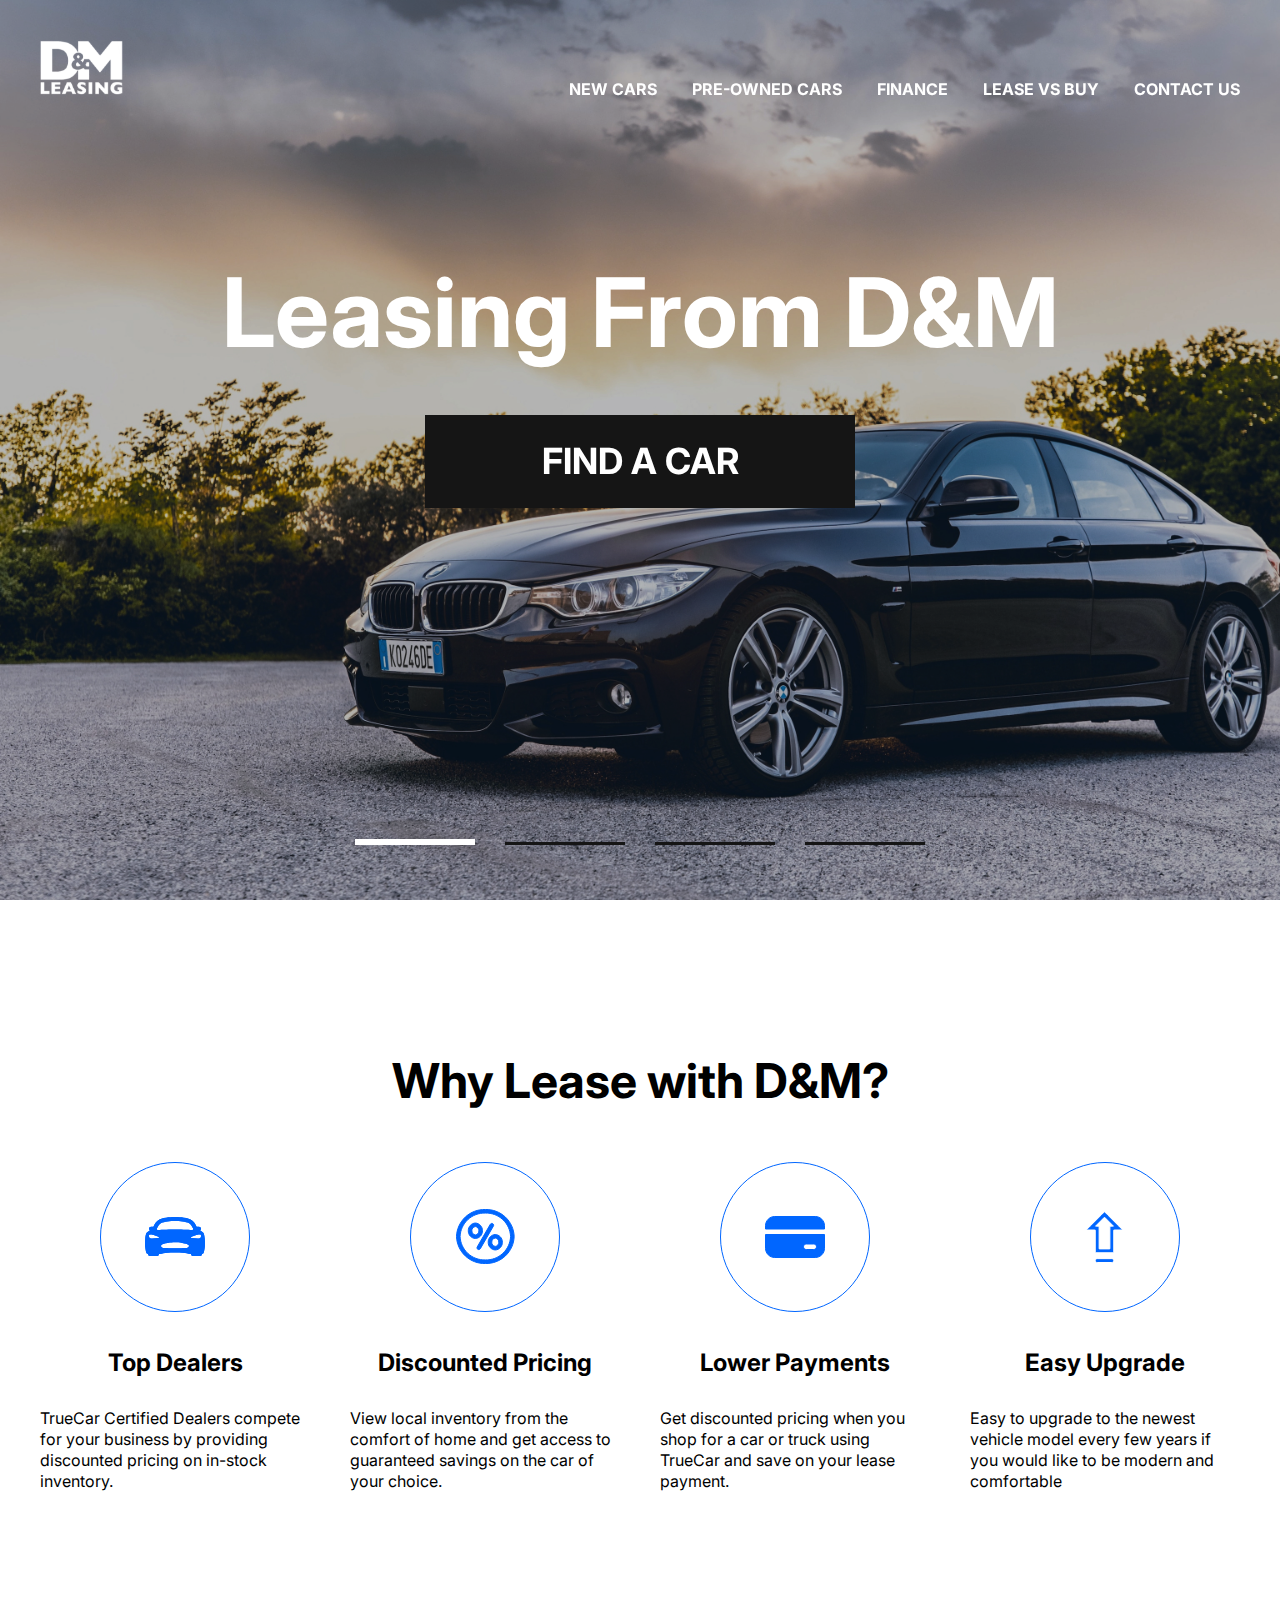
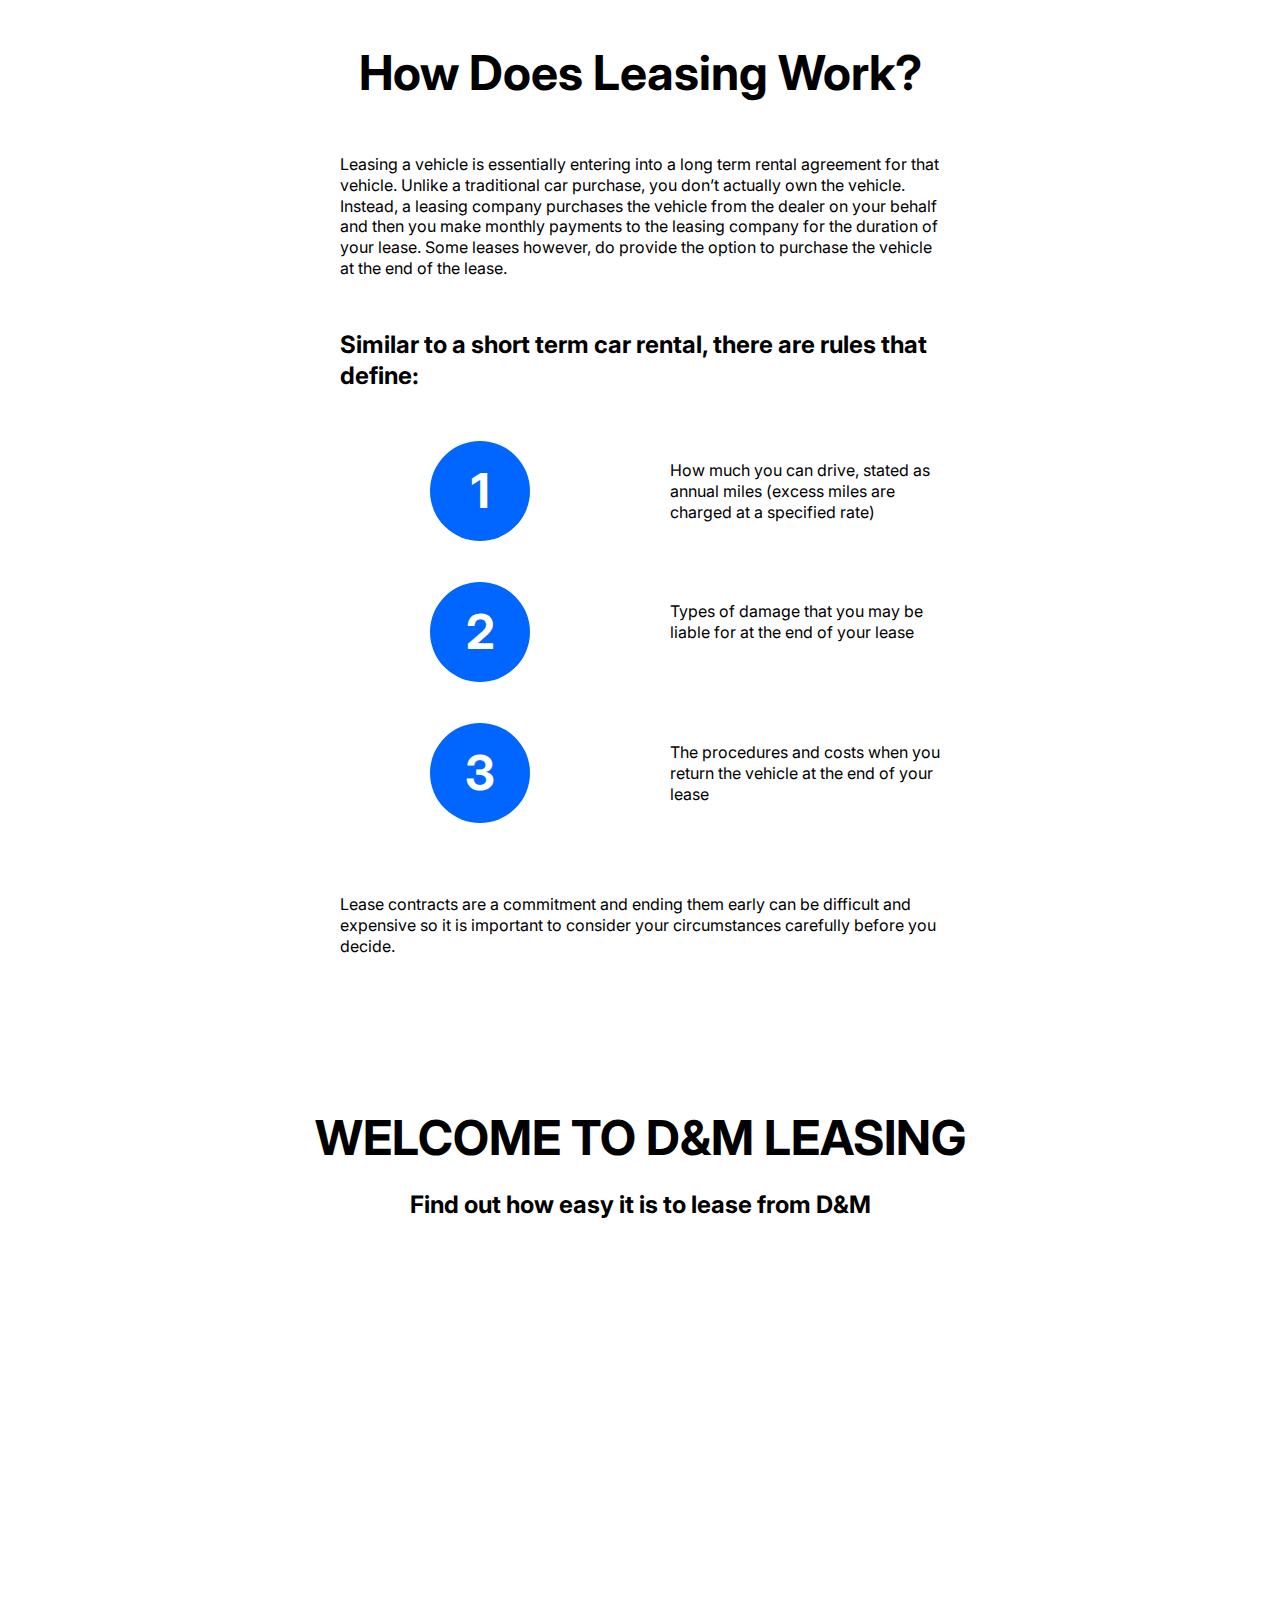
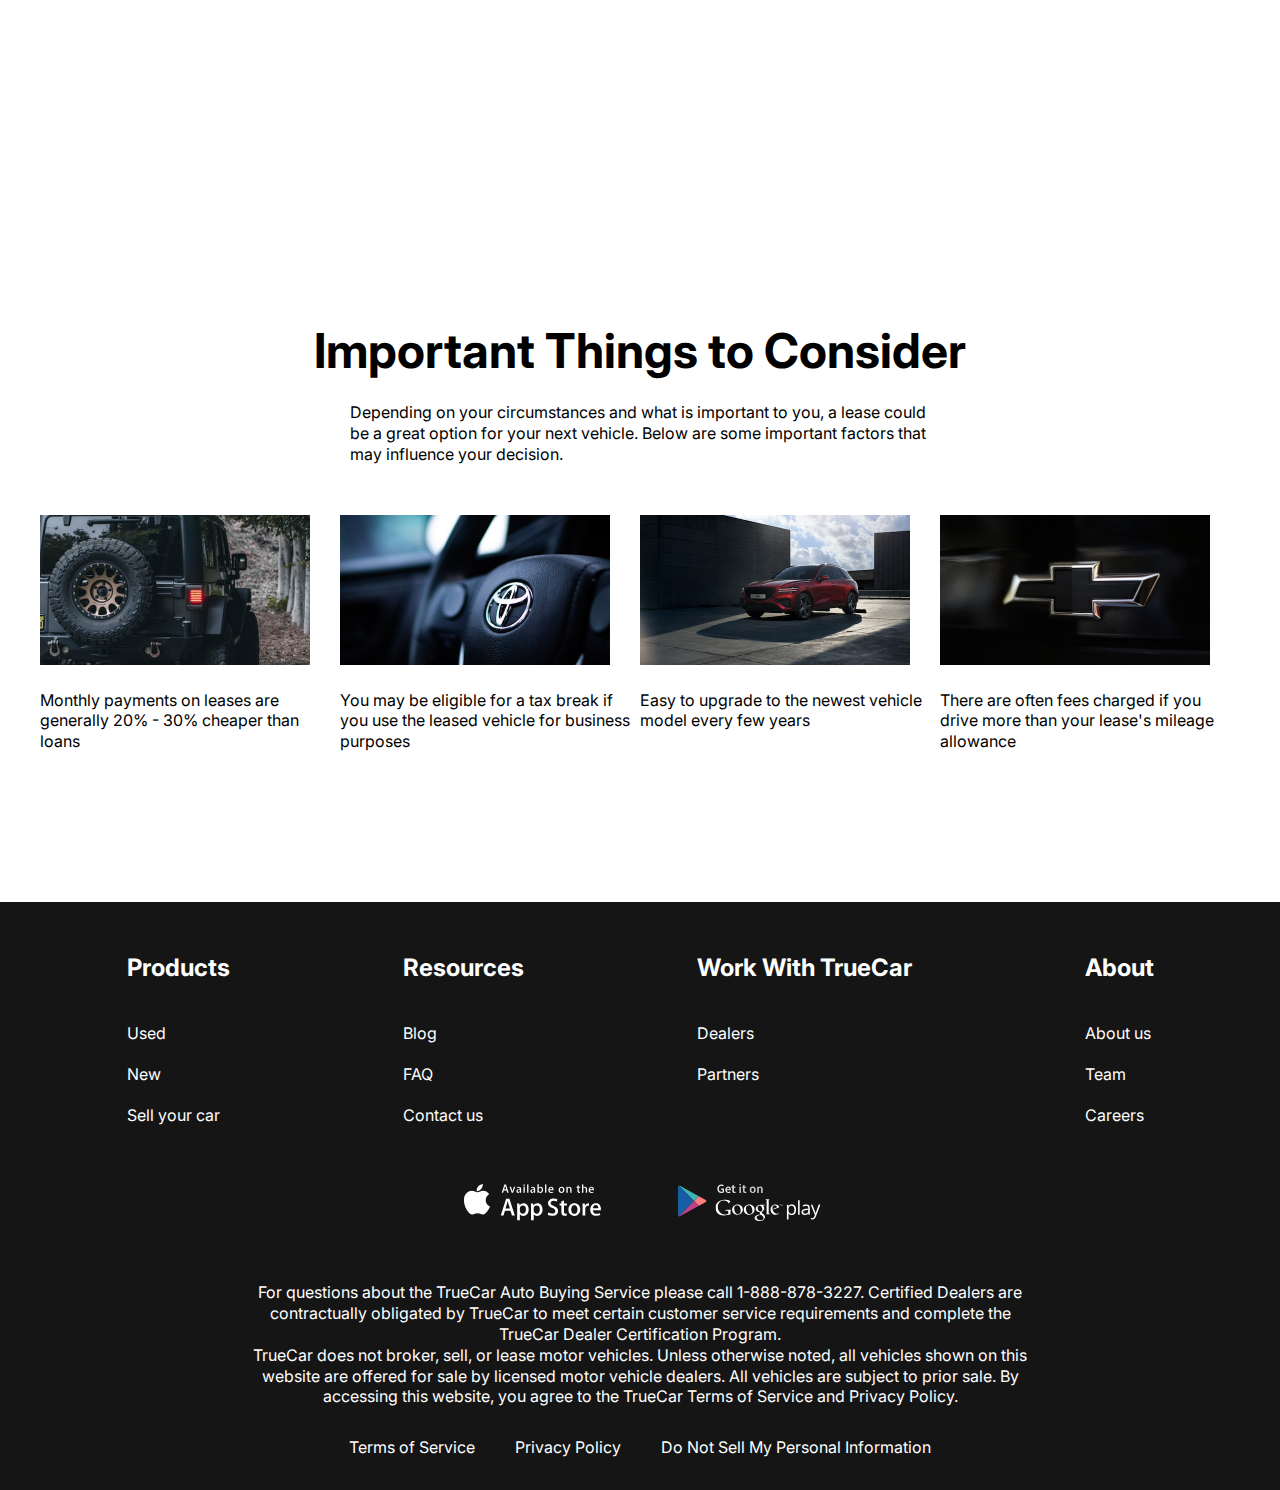
<file: index.html>
<!DOCTYPE html>
<html lang="en">

<head>
    <meta charset="UTF-8">
    <meta name="viewport" content="width=device-width, initial-scale=1.0">
    <title>Document</title>
    <link rel="preconnect" href="https://fonts.googleapis.com">
    <link rel="preconnect" href="https://fonts.gstatic.com" crossorigin>
    <link href="https://fonts.googleapis.com/css2?family=Inter&display=swap" rel="stylesheet">
    <link rel="preconnect" href="https://fonts.googleapis.com">
    <link rel="preconnect" href="https://fonts.gstatic.com" crossorigin>
    <link href="https://fonts.googleapis.com/css2?family=Inter:wght@700&display=swap" rel="stylesheet">
    <link href="https://cdn.jsdelivr.net/npm/swiper@11.0.5/swiper-bundle.min.css" rel="stylesheet">
    <link rel="stylesheet" href="css/style.css">
</head>

<body>
    <div class="wrapper">
        <header class="header header-main">
            <div class="container">
                <div class="header__inner">
                    <a href="/" class="logo">
                        <img src="images/logo.svg" alt="" class="logo__img">
                    </a>
                    <nav class="menu">
                        <button class="menu__btn">
                            <span></span>
                            <span></span>
                            <span></span>
                        </button>
                        <ul class="menu__list">
                            <li class="menu__list-item">
                                <a href="new-cars.html" class="menu__list-link">NEW CARS</a>
                            </li>
                            <li class="menu__list-item">
                                <a href="" class="menu__list-link">PRE-OWNED CARS</a>
                            </li>
                            <li class="menu__list-item">
                                <a href="" class="menu__list-link">FINANCE</a>
                            </li>
                            <li class="menu__list-item">
                                <a href="" class="menu__list-link">LEASE VS BUY</a>
                            </li>
                            <li class="menu__list-item">
                                <a href="contacts.html" class="menu__list-link">CONTACT US</a>
                            </li>
                        </ul>
                    </nav>
                </div>
            </div>
        </header>
        <main class="main">
            <section class="top">
                <div class="container">
                    <h1 class="title">
                        Leasing From D&M
                    </h1>
                    <a href="new-cars.html" class="top__link">
                        FIND A CAR
                    </a>
                </div>
            </section>
            <div class="slider">
                <div class="swiper">
                    <div class="swiper-wrapper">
                        <div class="swiper-slide" style="background-image: url(images/slide-1.jpg);"></div>
                        <div class="swiper-slide" style="background-image: url(images/slide-2.jpg);"></div>
                        <div class="swiper-slide" style="background-image: url(images/slide-1.jpg);"></div>
                        <div class="swiper-slide" style="background-image: url(images/slide-2.jpg);"></div>
                    </div>
                    <div class="swiper-pagination"></div>
                </div>
            </div>
            <section class="why-lease">
                <div class="container">
                    <h2 class="section-title">
                        Why Lease with D&M?
                    </h2>
                    <ul class="why-lease__list">
                        <li class="whi-lease__item">
                            <img src="images/why-lease-1.svg" alt="" class="why-lease__item-img">
                            <h3 class="whi-lease__item-title">
                                Top Dealers
                            </h3>
                            <p class="whi-lease__item-text">
                                TrueCar Certified Dealers compete for your business by providing discounted pricing on in-stock inventory.
                            </p>
                        </li>
                        <li class="whi-lease__item">
                            <img src="images/why-lease-2.svg" alt="" class="why-lease__item-img">
                            <h3 class="whi-lease__item-title">
                                Discounted Pricing
                            </h3>
                            <p class="whi-lease__item-text">
                                View local inventory from the comfort of home and get access to guaranteed savings on the car of your choice.
                            </p>
                        </li>
                        <li class="whi-lease__item">
                            <img src="images/why-lease-3.svg" alt="" class="why-lease__item-img">
                            <h3 class="whi-lease__item-title">
                                Lower Payments
                            </h3>
                            <p class="whi-lease__item-text">
                                Get discounted pricing when you shop for a car or truck using TrueCar and save on your lease payment.
                            </p>
                        </li>
                        <li class="whi-lease__item">
                            <img src="images/why-lease-4.svg" alt="" class="why-lease__item-img">
                            <h3 class="whi-lease__item-title">
                                Easy Upgrade
                            </h3>
                            <p class="whi-lease__item-text">
                                Easy to upgrade to the newest vehicle model every few years if you would like to be modern and comfortable
                            </p>
                        </li>
                    </ul>
                </div>
            </section>
            <section class="how-does">
                <div class="container">
                    <div class="how-does__inner">
                        <h2 class="section-title">
                            How Does Leasing Work?
                        </h2>
                        <p class="how-does__text">
                            Leasing a vehicle is essentially entering into a long term rental agreement for that vehicle. Unlike a traditional car purchase, you don’t actually own the vehicle. Instead, a leasing company purchases the vehicle from the dealer on your behalf and then you make monthly payments to the leasing company for the duration of your lease. Some leases however, do provide the option to purchase the vehicle at the end of the lease.
                        </p>
                        <h4 class="how-does__title">
                            Similar to a short term car rental, there are rules that define:
                        </h4>
                        <ol class="how-does__list">
                            <li class="how-does__item">
                                How much you can drive, stated as annual miles (excess miles are charged at a specified rate)
                            </li>
                            <li class="how-does__item">
                                Types of damage that you may be liable for at the end of your lease 
                            </li>
                            <li class="how-does__item">
                                The procedures and costs when you return the vehicle at the end of your lease
                            </li>
                        </ol>
                        <p class="how-does__text">
                            Lease contracts are a commitment and ending them early can be difficult and expensive so it is important to consider your circumstances carefully before you decide.
                        </p>
                    </div>
                </div>
            </section>
            <section class="video">
                <div class="container">
                    <h2 class="section-title video__title">
                        WELCOME TO D&M LEASING
                    </h2>
                    <p class="video__text">
                        Find out how easy it is to lease from D&M
                    </p>
                    <iframe class="video__content" width="1000" height="500" src="https://www.youtube.com/embed/bxQuSjn5j8U?si=jS7emZBneFAS3Q-k&amp;controls=0" title="YouTube video player" frameborder="0" allow="accelerometer; autoplay; clipboard-write; encrypted-media; gyroscope; picture-in-picture; web-share" allowfullscreen></iframe>
                </div>
            </section>
            <section class="important">
                <div class="container">
                    <h2 class="section-title important__title">
                        Important Things to Consider
                    </h2>
                    <p class="important__text">
                        Depending on your circumstances and what is important to you, a lease could be a great option for your next vehicle. Below are some important factors that may influence your decision.
                    </p>
                    <ul class="important__list">
                        <li class="important__item">
                            <img src="images/imp-1.jpg" alt="" class="important__item-img">
                            <p class="important__item-text">
                                Monthly payments on leases are generally 20% - 30% cheaper than loans
                            </p>
                        </li> 
                        <li class="important__item">
                            <img src="images/imp-2.jpg" alt="" class="important__item-img">
                            <p class="important__item-text">
                                You may be eligible for a tax break if you use the leased vehicle for business purposes
                            </p>
                        </li> 
                        <li class="important__item">
                            <img src="images/imp-3.jpg" alt="" class="important__item-img">
                            <p class="important__item-text">
                                Easy to upgrade to the newest vehicle model every few years
                            </p>
                        </li> 
                        <li class="important__item">
                            <img src="images/imp-4.jpg" alt="" class="important__item-img">
                            <p class="important__item-text">
                                There are often fees charged if you drive more than your lease's mileage allowance
                            </p>
                        </li> 
                    </ul>
                </div>
            </section>
        </main>
        <footer class="footer">
            <div class="container">
                <nav class="footer__menu">
                    <ul class="footer__menu-list">
                        <li class="footer__menu-item">
                            <p class="footer__menu-title">Products</p>
                        </li>
                        <li class="footer__menu-item">
                            <a href="#" class="footer__menu-link">Used</a>
                        </li>
                        <li class="footer__menu-item">
                            <a href="#" class="footer__menu-link">New</a>
                        </li>
                        <li class="footer__menu-item">
                            <a href="#" class="footer__menu-link">Sell your car</a>
                        </li>
                    </ul>
                    <ul class="footer__menu-list">
                        <li class="footer__menu-item">
                            <p class="footer__menu-title">Resources</p>
                        </li>
                        <li class="footer__menu-item">
                            <a href="#" class="footer__menu-link">Blog</a>
                        </li>
                        <li class="footer__menu-item">
                            <a href="#" class="footer__menu-link">FAQ</a>
                        </li>
                        <li class="footer__menu-item">
                            <a href="#" class="footer__menu-link">Contact us</a>
                        </li>
                    </ul>
                    <ul class="footer__menu-list">
                        <li class="footer__menu-item">
                            <p class="footer__menu-title">Work With TrueCar</p>
                        </li>
                        <li class="footer__menu-item">
                            <a href="#" class="footer__menu-link">Dealers</a>
                        </li>
                        <li class="footer__menu-item">
                            <a href="#" class="footer__menu-link">Partners</a>
                        </li>
                    </ul>
                    <ul class="footer__menu-list">
                        <li class="footer__menu-item">
                            <p class="footer__menu-title">About</p>
                        </li>
                        <li class="footer__menu-item">
                            <a href="#" class="footer__menu-link">About us</a>
                        </li>
                        <li class="footer__menu-item">
                            <a href="#" class="footer__menu-link">Team</a>
                        </li>
                        <li class="footer__menu-item">
                            <a href="#" class="footer__menu-link">Careers</a>
                        </li>
                    </ul>
                </nav>
                <ul class="app">
                    <li class="app__link-item">
                        <a href="" class="app__item-links">
                            <img src="images/appstore.svg" alt="" class="app__item-img">
                        </a>
                    </li>
                    <li class="app__link-item">
                        <a href="" class="app__item-links">
                            <img src="images/googleplay.svg" alt="" class="app__item-img">
                        </a>
                    </li>
                </ul>
                <div class="footer__copy">
                    <p class="footer__copy-text">
                        For questions about the TrueCar Auto Buying Service please call 1-888-878-3227.
                        Certified Dealers are contractually obligated by TrueCar to meet certain customer service
                        requirements and complete the TrueCar Dealer Certification Program.
                    </p>
                    <p class="footer__copy-text">
                        TrueCar does not broker, sell, or lease motor vehicles. Unless otherwise noted, all vehicles
                        shown
                        on this website are offered for sale by licensed motor vehicle dealers. All vehicles are subject
                        to
                        prior sale. By accessing this website, you agree to the TrueCar Terms of Service and Privacy
                        Policy.
                    </p>
                </div>
                <nav class="copy__nav">
                    <ul class="copy__nav-list">
                        <li class="copy__nav-item">
                            <a href="#" class="copy__nav-link">Terms of Service</a>
                        </li>
                        <li class="copy__nav-item">
                            <a href="#" class="copy__nav-link">Privacy Policy</a>
                        </li>
                        <li class="copy__nav-item">
                            <a href="#" class="copy__nav-link">Do Not Sell My Personal Information</a>
                        </li>
                    </ul>
                </nav>
            </div>
        </footer>
    </div>



    <script src="https://cdn.jsdelivr.net/npm/swiper@11.0.5/swiper-bundle.min.js"></script>
    <script src="js/main.js"></script>
</body>

</html>
</file>
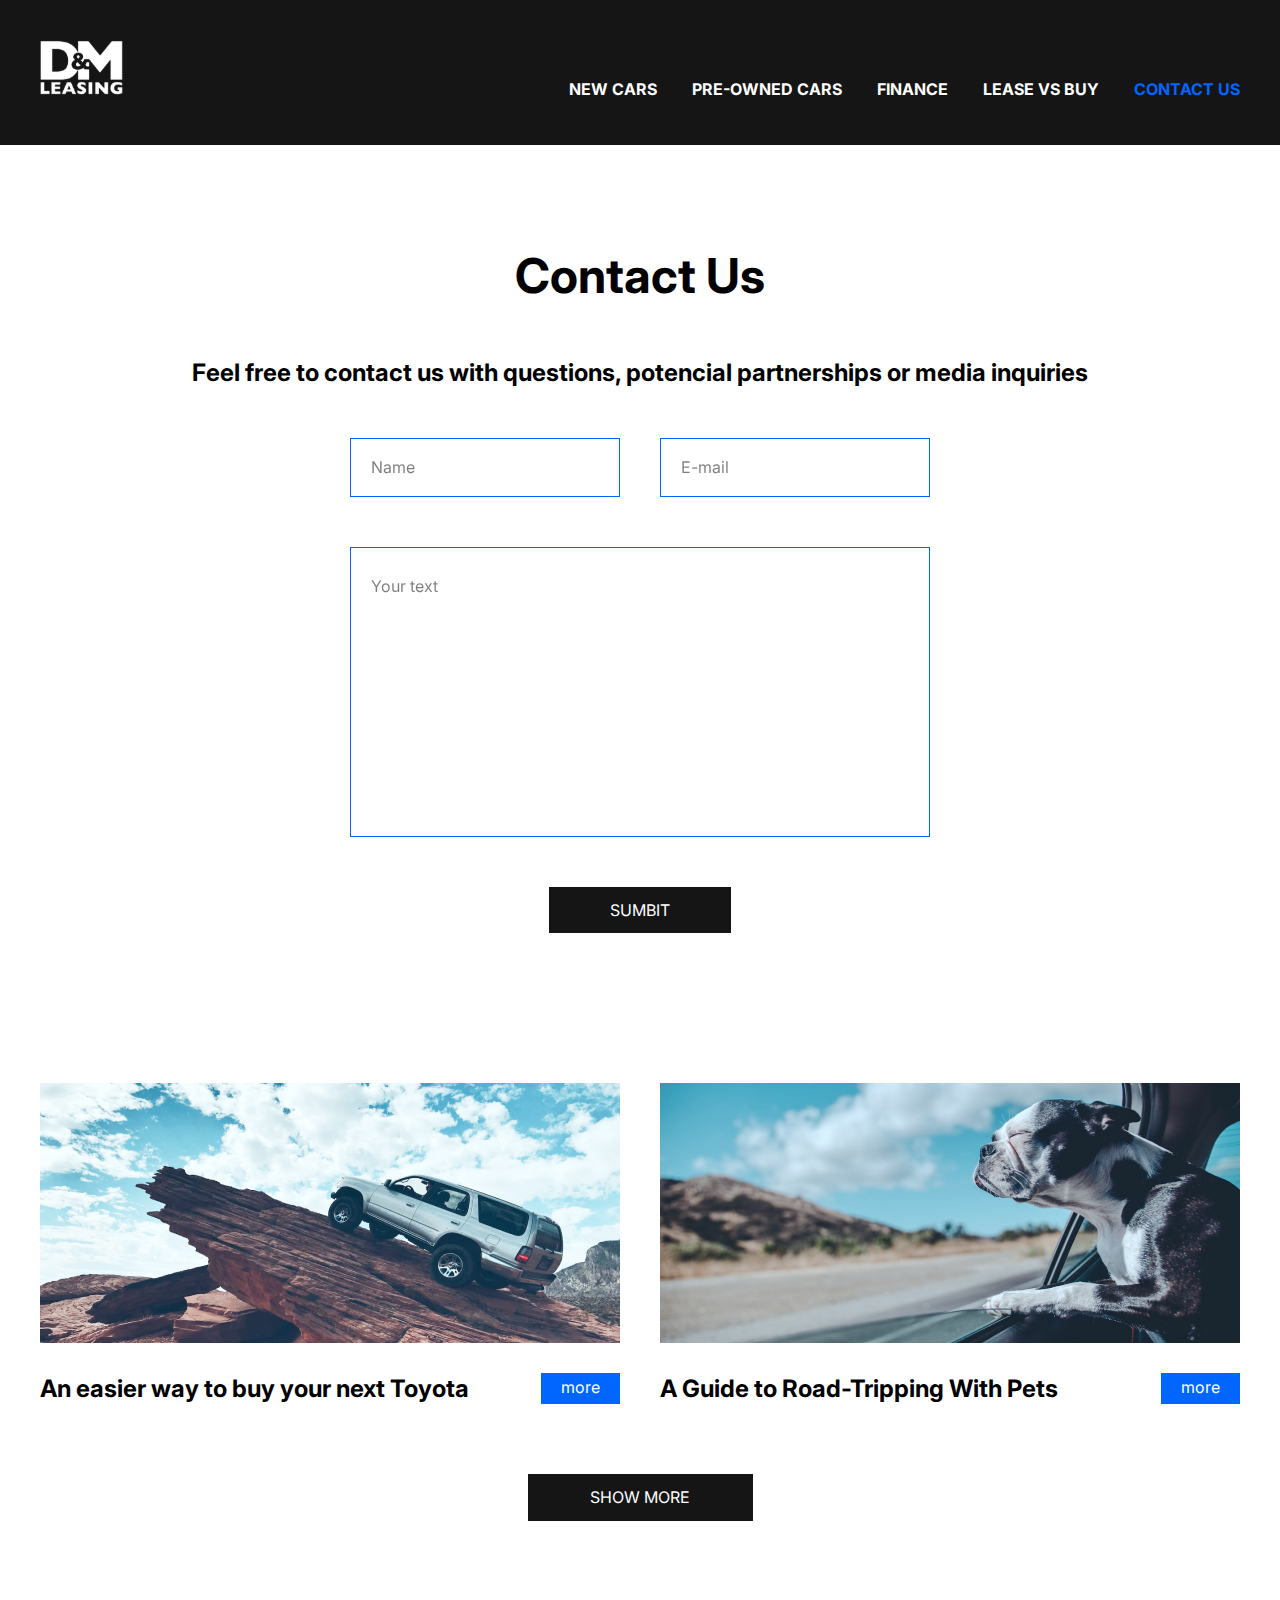
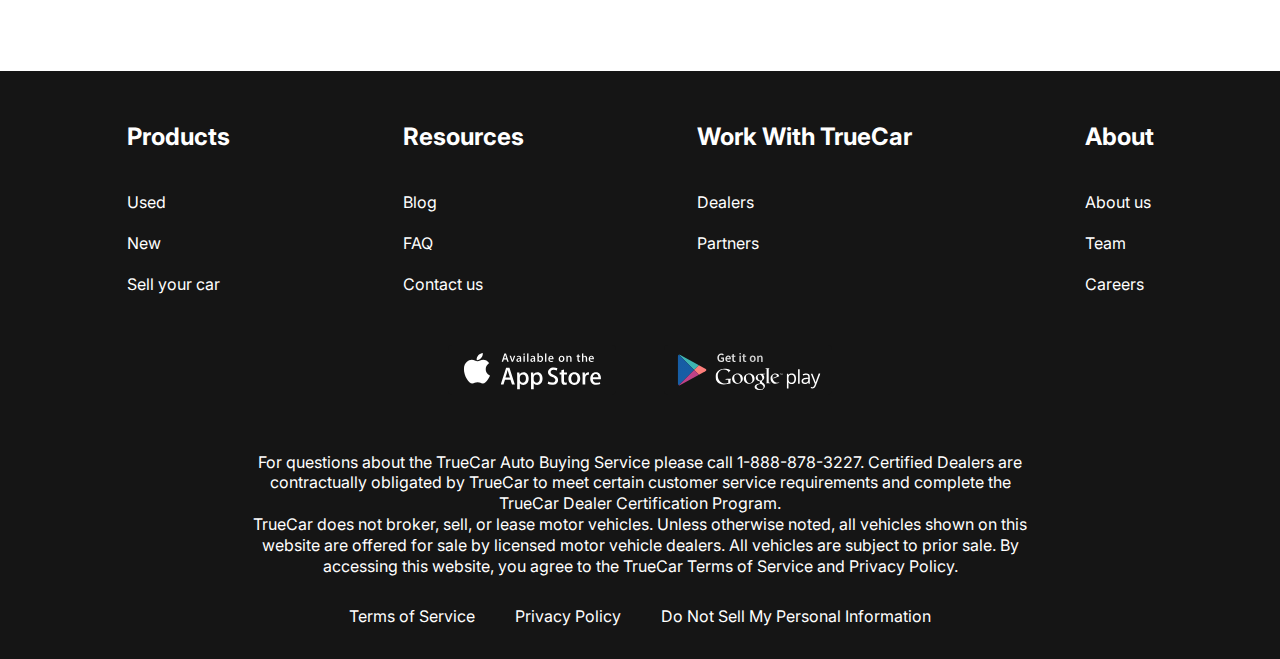
<file: contacts.html>
<!DOCTYPE html>
<html lang="en">

<head>
    <meta charset="UTF-8">
    <meta name="viewport" content="width=device-width, initial-scale=1.0">
    <title>Document</title>
    <link rel="preconnect" href="https://fonts.googleapis.com">
    <link rel="preconnect" href="https://fonts.gstatic.com" crossorigin>
    <link href="https://fonts.googleapis.com/css2?family=Inter&display=swap" rel="stylesheet">
    <link rel="preconnect" href="https://fonts.googleapis.com">
    <link rel="preconnect" href="https://fonts.gstatic.com" crossorigin>
    <link href="https://fonts.googleapis.com/css2?family=Inter:wght@700&display=swap" rel="stylesheet">
    <link rel="stylesheet" href="css/style.css">
</head>

<body>
    <div class="wrapper">
        <header class="header">
            <div class="container">
                <div class="header__inner">
                    <a href="/" class="logo">
                        <img src="images/logo.svg" alt="" class="logo__img">
                    </a>
                    <nav class="menu">
                        <button class="menu__btn">
                            <span></span>
                            <span></span>
                            <span></span>
                        </button>
                        <ul class="menu__list">
                            <li class="menu__list-item">
                                <a href="new-cars.html" class="menu__list-link">NEW CARS</a>
                            </li>
                            <li class="menu__list-item">
                                <a href="" class="menu__list-link">PRE-OWNED CARS</a>
                            </li>
                            <li class="menu__list-item">
                                <a href="" class="menu__list-link">FINANCE</a>
                            </li>
                            <li class="menu__list-item">
                                <a href="" class="menu__list-link">LEASE VS BUY</a>
                            </li>
                            <li class="menu__list-item">
                                <a href="" class="menu__list-link menu__list-link--active">CONTACT US</a>
                            </li>
                        </ul>
                    </nav>
                </div>
            </div>
        </header>
        <main class="main">
            <section class="contacts">
                <div class="container">
                    <h2 class="section-title contacts__title">
                        Contact Us
                    </h2>
                    <p class="contacts__text">
                        Feel free to contact us with questions, potencial partnerships or media inquiries
                    </p>
                    <form action="" class="form">
                        <input type="text" class="form__input" placeholder="Name">
                        <input type="email" class="form__input" placeholder="E-mail">
                        <textarea class="form__textarea" placeholder="Your text"></textarea>
                        <button class="form__btn" type="submit">SUMBIT</button>
                    </form>
                </div>
            </section>
            <section class="blog">
                <div class="container">
                    <div class="blog__items">
                        <div class="blod__item">
                            <img src="images/blog-1.jpg" alt="" class="blod__item-img">
                            <h4 class="blod__item-title">An easier way to buy your next Toyota</h4>
                            <a href="" class="blod__item-link">more</a>
                        </div>
                        <div class="blod__item">
                            <img src="images/blog-2.jpg" alt="" class="blod__item-img">
                            <h4 class="blod__item-title">A Guide to Road-Tripping With Pets</h4>
                            <a href="" class="blod__item-link">more</a>
                        </div>
                    </div>
                    <a href="" class="showmore-link">SHOW MORE</a>
                </div>
            </section>
        </main>
        <footer class="footer">
            <div class="container">
                <nav class="footer__menu">
                    <ul class="footer__menu-list">
                        <li class="footer__menu-item">
                            <p class="footer__menu-title">Products</p>
                        </li>
                        <li class="footer__menu-item">
                            <a href="#" class="footer__menu-link">Used</a>
                        </li>
                        <li class="footer__menu-item">
                            <a href="#" class="footer__menu-link">New</a>
                        </li>
                        <li class="footer__menu-item">
                            <a href="#" class="footer__menu-link">Sell your car</a>
                        </li>
                    </ul>
                    <ul class="footer__menu-list">
                        <li class="footer__menu-item">
                            <p class="footer__menu-title">Resources</p>
                        </li>
                        <li class="footer__menu-item">
                            <a href="#" class="footer__menu-link">Blog</a>
                        </li>
                        <li class="footer__menu-item">
                            <a href="#" class="footer__menu-link">FAQ</a>
                        </li>
                        <li class="footer__menu-item">
                            <a href="#" class="footer__menu-link">Contact us</a>
                        </li>
                    </ul>
                    <ul class="footer__menu-list">
                        <li class="footer__menu-item">
                            <p class="footer__menu-title">Work With TrueCar</p>
                        </li>
                        <li class="footer__menu-item">
                            <a href="#" class="footer__menu-link">Dealers</a>
                        </li>
                        <li class="footer__menu-item">
                            <a href="#" class="footer__menu-link">Partners</a>
                        </li>
                    </ul>
                    <ul class="footer__menu-list">
                        <li class="footer__menu-item">
                            <p class="footer__menu-title">About</p>
                        </li>
                        <li class="footer__menu-item">
                            <a href="#" class="footer__menu-link">About us</a>
                        </li>
                        <li class="footer__menu-item">
                            <a href="#" class="footer__menu-link">Team</a>
                        </li>
                        <li class="footer__menu-item">
                            <a href="#" class="footer__menu-link">Careers</a>
                        </li>
                    </ul>
                </nav>
                <ul class="app">
                    <li class="app__link-item">
                        <a href="" class="app__item-links">
                            <img src="images/appstore.svg" alt="" class="app__item-img">
                        </a>
                    </li>
                    <li class="app__link-item">
                        <a href="" class="app__item-links">
                            <img src="images/googleplay.svg" alt="" class="app__item-img">
                        </a>
                    </li>
                </ul>
                <div class="footer__copy">
                    <p class="footer__copy-text">
                        For questions about the TrueCar Auto Buying Service please call 1-888-878-3227.
                        Certified Dealers are contractually obligated by TrueCar to meet certain customer service
                        requirements and complete the TrueCar Dealer Certification Program.
                    </p>
                    <p class="footer__copy-text">
                        TrueCar does not broker, sell, or lease motor vehicles. Unless otherwise noted, all vehicles
                        shown
                        on this website are offered for sale by licensed motor vehicle dealers. All vehicles are subject
                        to
                        prior sale. By accessing this website, you agree to the TrueCar Terms of Service and Privacy
                        Policy.
                    </p>
                </div>
                <nav class="copy__nav">
                    <ul class="copy__nav-list">
                        <li class="copy__nav-item">
                            <a href="#" class="copy__nav-link">Terms of Service</a>
                        </li>
                        <li class="copy__nav-item">
                            <a href="#" class="copy__nav-link">Privacy Policy</a>
                        </li>
                        <li class="copy__nav-item">
                            <a href="#" class="copy__nav-link">Do Not Sell My Personal Information</a>
                        </li>
                    </ul>
                </nav>
            </div>
        </footer>
    </div>
    <script src="js/main.js"></script>
</body>

</html>
</file>
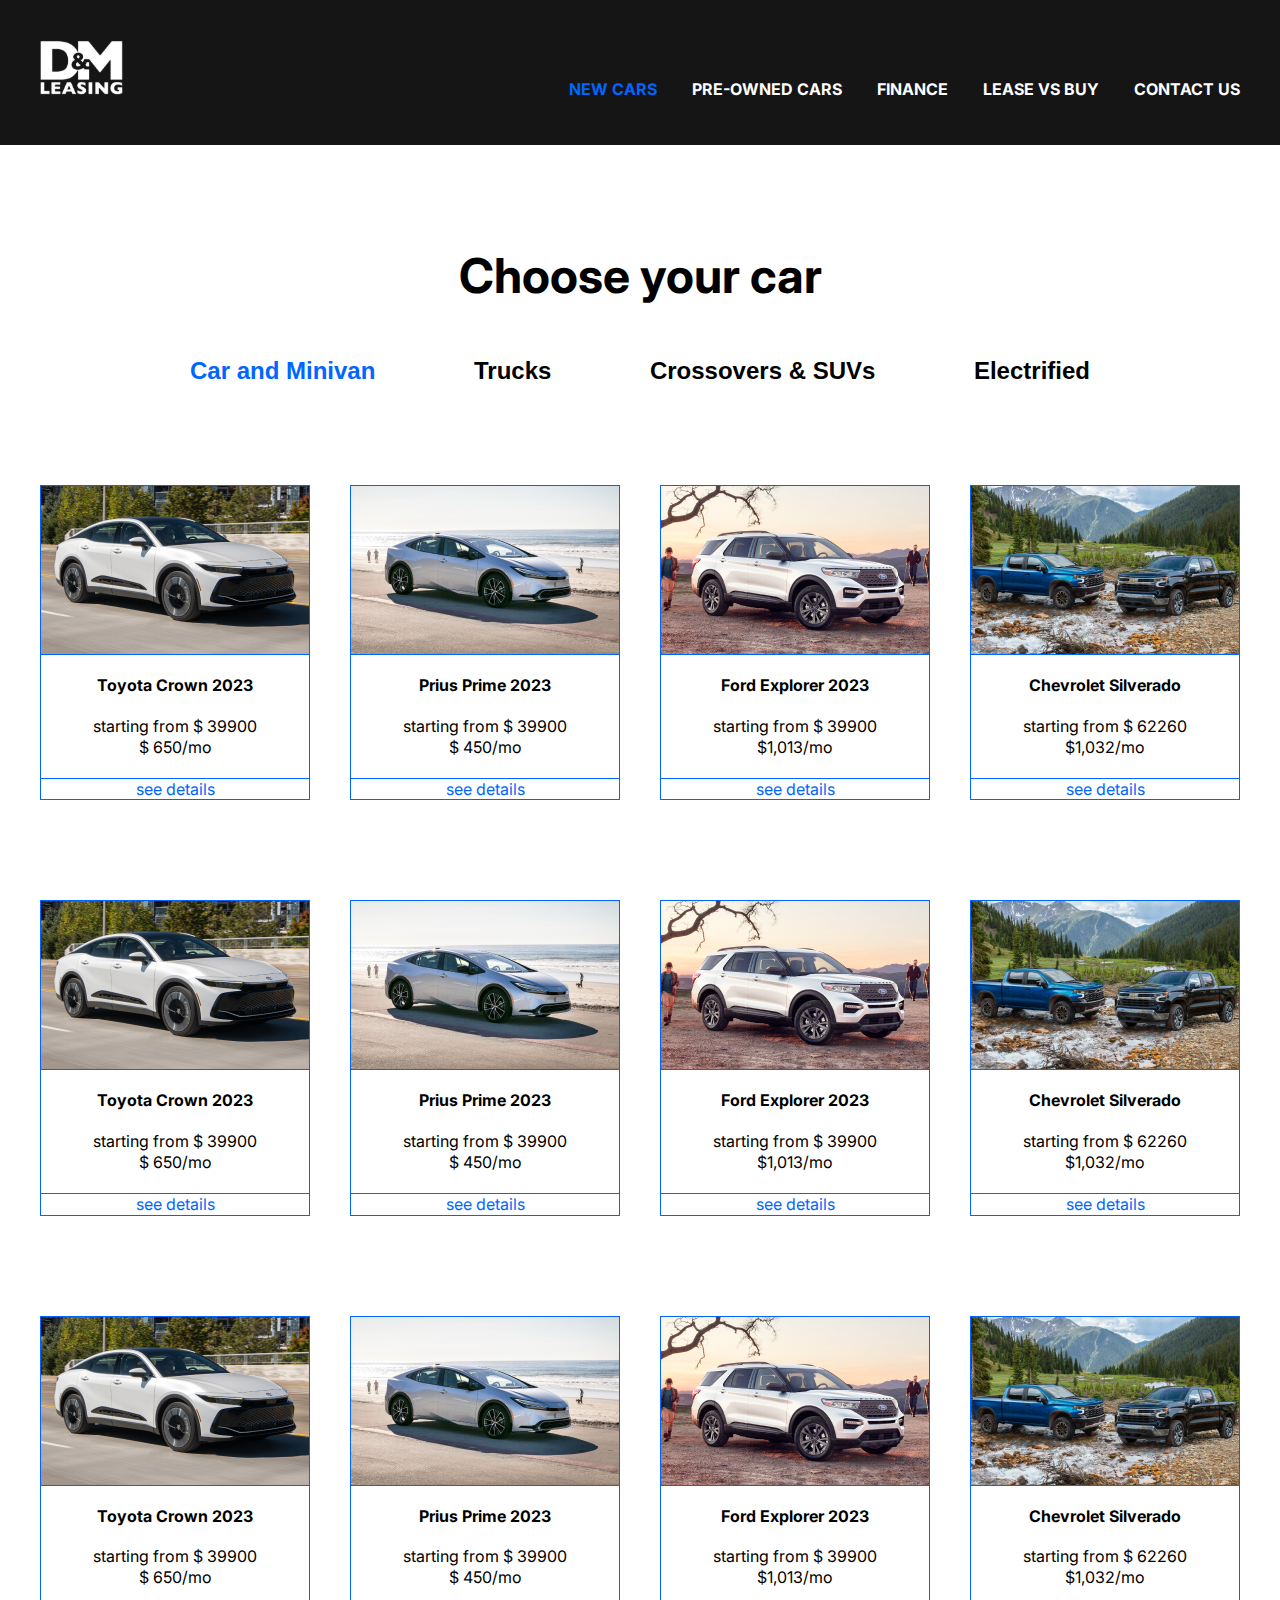
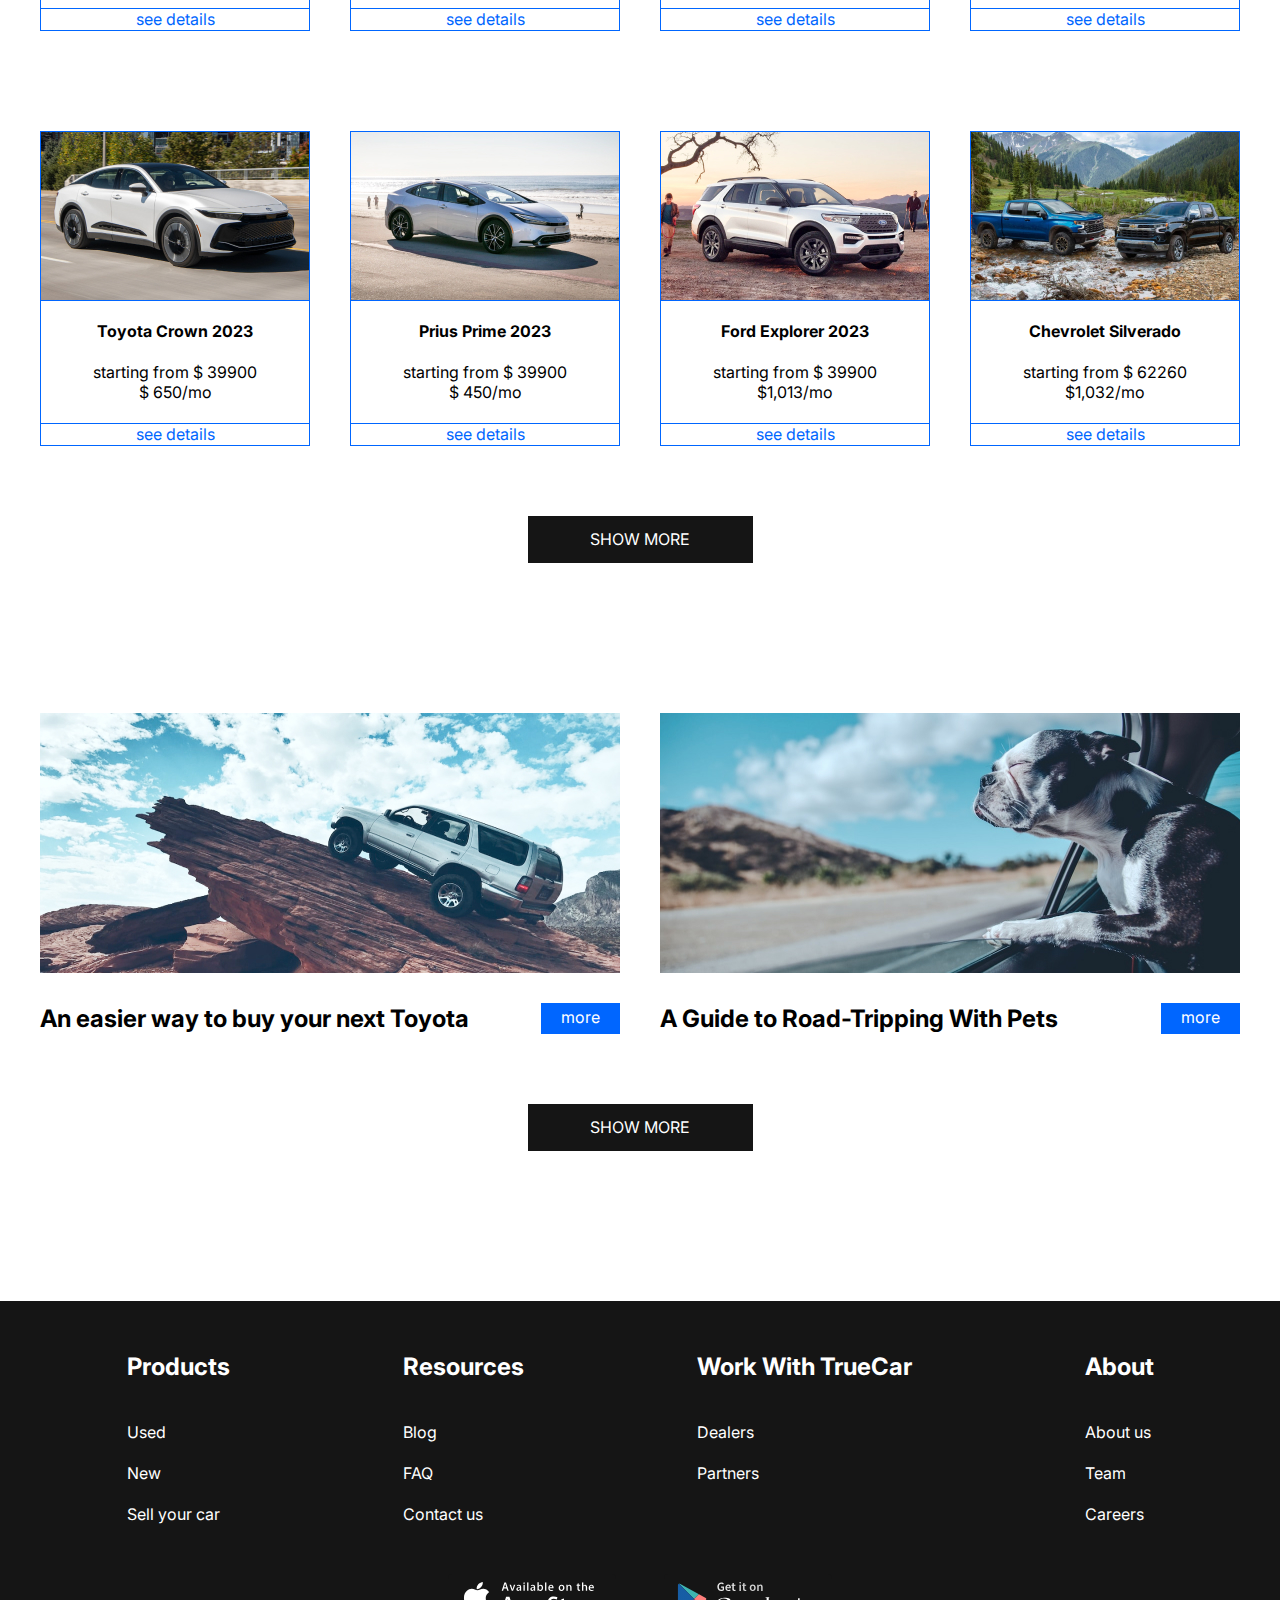
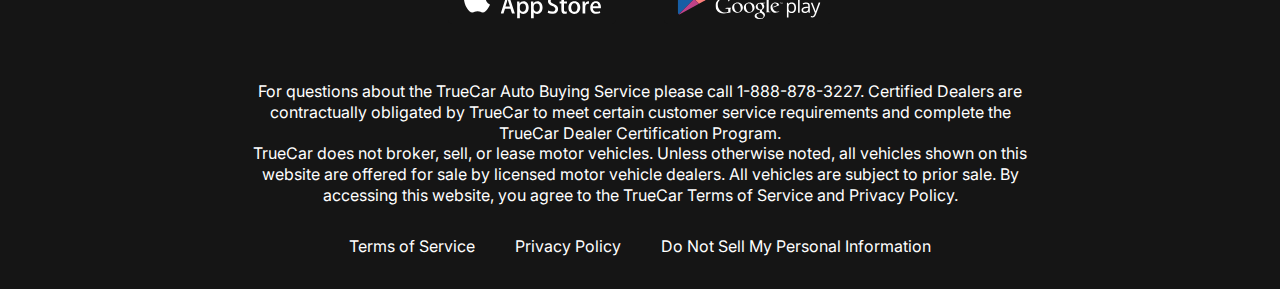
<file: new-cars.html>
<!DOCTYPE html>
<html lang="en">

<head>
    <meta charset="UTF-8">
    <meta name="viewport" content="width=device-width, initial-scale=1.0">
    <title>Document</title>
    <link rel="preconnect" href="https://fonts.googleapis.com">
    <link rel="preconnect" href="https://fonts.gstatic.com" crossorigin>
    <link href="https://fonts.googleapis.com/css2?family=Inter&display=swap" rel="stylesheet">
    <link rel="preconnect" href="https://fonts.googleapis.com">
    <link rel="preconnect" href="https://fonts.gstatic.com" crossorigin>
    <link href="https://fonts.googleapis.com/css2?family=Inter:wght@700&display=swap" rel="stylesheet">
    <link rel="stylesheet" href="css/style.css">
</head>

<body>
    <div class="wrapper">
        <header class="header">
            <div class="container">
                <div class="header__inner">
                    <a href="/" class="logo">
                        <img src="images/logo.svg" alt="" class="logo__img">
                    </a>
                    <nav class="menu">
                        <button class="menu__btn">
                            <span></span>
                            <span></span>
                            <span></span>
                        </button>
                        <ul class="menu__list">
                            <li class="menu__list-item">
                                <a href="" class="menu__list-link menu__list-link--active">NEW CARS</a>
                            </li>
                            <li class="menu__list-item">
                                <a href="" class="menu__list-link">PRE-OWNED CARS</a>
                            </li>
                            <li class="menu__list-item">
                                <a href="" class="menu__list-link">FINANCE</a>
                            </li>
                            <li class="menu__list-item">
                                <a href="" class="menu__list-link">LEASE VS BUY</a>
                            </li>
                            <li class="menu__list-item">
                                <a href="contacts.html" class="menu__list-link">CONTACT US</a>
                            </li>
                        </ul>
                    </nav>
                </div>
            </div>
        </header>
        <main class="main">
            <section class="choose">
                <div class="container">
                    <h2 class="section-title">Choose your car</h2>
                    <div class="tabs">
                        <div class="tabs__btn">
                            <button class="tabs__btn-item tabs__btn-item--active" data-button="content-1">Car and Minivan</button>
                            <button class="tabs__btn-item" data-button="content-2">Trucks</button>
                            <button class="tabs__btn-item" data-button="content-3">Crossovers & SUVs</button>
                            <button class="tabs__btn-item" data-button="content-4">Electrified</button>
                        </div>
                        <div class="tabs__content">
                            <div class="tabs__content-item tabs__content-item--active" id="content-1">
                                <div class="card">
                                    <img src="images/card-1.jpg" alt="" class="card-img">
                                    <div class="card__content">
                                    <h4 class="card-title">Toyota Crown 2023</h4>
                                    <p class="card__text">starting from $ 39900</p>
                                    <p class="card__price">$ 650/mo</p>
                                    </div>
                                    <a href="" class="card__link">see details</a>
                                </div>
                                <div class="card">
                                    <img src="images/card-2.jpg" alt="" class="card-img">
                                    <div class="card__content">
                                        <h4 class="card-title">Prius Prime 2023</h4>
                                        <p class="card__text">starting from $ 39900</p>
                                        <p class="card__price">$ 450/mo</p>
                                    </div>
                                    <a href="" class="card__link">see details</a>
                                </div>
                                <div class="card">
                                    <img src="images/card-3.jpg" alt="" class="card-img">
                                    <div class="card__content">
                                        <h4 class="card-title">Ford Explorer 2023</h4>
                                        <p class="card__text">starting from $ 39900</p>
                                        <p class="card__price">$1,013/mo</p>
                                    </div>
                                    <a href="" class="card__link">see details</a>
                                </div>
                                <div class="card">
                                    <img src="images/card-4.jpg" alt="" class="card-img">
                                    <div class="card__content">
                                        <h4 class="card-title">Chevrolet Silverado</h4>
                                        <p class="card__text">starting from $ 62260</p>
                                        <p class="card__price">$1,032/mo</p>
                                    </div>
                                    <a href="" class="card__link">see details</a>
                                </div>
                                <div class="card">
                                    <img src="images/card-1.jpg" alt="" class="card-img">
                                    <div class="card__content">
                                    <h4 class="card-title">Toyota Crown 2023</h4>
                                    <p class="card__text">starting from $ 39900</p>
                                    <p class="card__price">$ 650/mo</p>
                                    </div>
                                    <a href="" class="card__link">see details</a>
                                </div>
                                <div class="card">
                                    <img src="images/card-2.jpg" alt="" class="card-img">
                                    <div class="card__content">
                                        <h4 class="card-title">Prius Prime 2023</h4>
                                        <p class="card__text">starting from $ 39900</p>
                                        <p class="card__price">$ 450/mo</p>
                                    </div>
                                    <a href="" class="card__link">see details</a>
                                </div>
                                <div class="card">
                                    <img src="images/card-3.jpg" alt="" class="card-img">
                                    <div class="card__content">
                                        <h4 class="card-title">Ford Explorer 2023</h4>
                                        <p class="card__text">starting from $ 39900</p>
                                        <p class="card__price">$1,013/mo</p>
                                    </div>
                                    <a href="" class="card__link">see details</a>
                                </div>
                                <div class="card">
                                    <img src="images/card-4.jpg" alt="" class="card-img">
                                    <div class="card__content">
                                        <h4 class="card-title">Chevrolet Silverado</h4>
                                        <p class="card__text">starting from $ 62260</p>
                                        <p class="card__price">$1,032/mo</p>
                                    </div>
                                    <a href="" class="card__link">see details</a>
                                </div>
                                <div class="card">
                                    <img src="images/card-1.jpg" alt="" class="card-img">
                                    <div class="card__content">
                                    <h4 class="card-title">Toyota Crown 2023</h4>
                                    <p class="card__text">starting from $ 39900</p>
                                    <p class="card__price">$ 650/mo</p>
                                    </div>
                                    <a href="" class="card__link">see details</a>
                                </div>
                                <div class="card">
                                    <img src="images/card-2.jpg" alt="" class="card-img">
                                    <div class="card__content">
                                        <h4 class="card-title">Prius Prime 2023</h4>
                                        <p class="card__text">starting from $ 39900</p>
                                        <p class="card__price">$ 450/mo</p>
                                    </div>
                                    <a href="" class="card__link">see details</a>
                                </div>
                                <div class="card">
                                    <img src="images/card-3.jpg" alt="" class="card-img">
                                    <div class="card__content">
                                        <h4 class="card-title">Ford Explorer 2023</h4>
                                        <p class="card__text">starting from $ 39900</p>
                                        <p class="card__price">$1,013/mo</p>
                                    </div>
                                    <a href="" class="card__link">see details</a>
                                </div>
                                <div class="card">
                                    <img src="images/card-4.jpg" alt="" class="card-img">
                                    <div class="card__content">
                                        <h4 class="card-title">Chevrolet Silverado</h4>
                                        <p class="card__text">starting from $ 62260</p>
                                        <p class="card__price">$1,032/mo</p>
                                    </div>
                                    <a href="" class="card__link">see details</a>
                                </div>
                                <div class="card">
                                    <img src="images/card-1.jpg" alt="" class="card-img">
                                    <div class="card__content">
                                    <h4 class="card-title">Toyota Crown 2023</h4>
                                    <p class="card__text">starting from $ 39900</p>
                                    <p class="card__price">$ 650/mo</p>
                                    </div>
                                    <a href="" class="card__link">see details</a>
                                </div>
                                <div class="card">
                                    <img src="images/card-2.jpg" alt="" class="card-img">
                                    <div class="card__content">
                                        <h4 class="card-title">Prius Prime 2023</h4>
                                        <p class="card__text">starting from $ 39900</p>
                                        <p class="card__price">$ 450/mo</p>
                                    </div>
                                    <a href="" class="card__link">see details</a>
                                </div>
                                <div class="card">
                                    <img src="images/card-3.jpg" alt="" class="card-img">
                                    <div class="card__content">
                                        <h4 class="card-title">Ford Explorer 2023</h4>
                                        <p class="card__text">starting from $ 39900</p>
                                        <p class="card__price">$1,013/mo</p>
                                    </div>
                                    <a href="" class="card__link">see details</a>
                                </div>
                                <div class="card">
                                    <img src="images/card-4.jpg" alt="" class="card-img">
                                    <div class="card__content">
                                        <h4 class="card-title">Chevrolet Silverado</h4>
                                        <p class="card__text">starting from $ 62260</p>
                                        <p class="card__price">$1,032/mo</p>
                                    </div>
                                    <a href="" class="card__link">see details</a>
                                </div>
                            </div>
                            <div class="tabs__content-item" id="content-2">
                                    <div class="card">
                                        <img src="images/card-5.jpg" alt="" class="card-img">
                                        <div class="card__content">
                                        <h4 class="card-title">Toyota Crown 2023</h4>
                                        <p class="card__text">starting from $ 39900</p>
                                        <p class="card__price">$ 650/mo</p>
                                        </div>
                                        <a href="" class="card__link">see details</a>
                                    </div>
                                    <div class="card">
                                        <img src="images/card-2.jpg" alt="" class="card-img">
                                        <div class="card__content">
                                            <h4 class="card-title">Prius Prime 2023</h4>
                                            <p class="card__text">starting from $ 39900</p>
                                            <p class="card__price">$ 450/mo</p>
                                        </div>
                                        <a href="" class="card__link">see details</a>
                                    </div>
                                    <div class="card">
                                        <img src="images/card-3.jpg" alt="" class="card-img">
                                        <div class="card__content">
                                            <h4 class="card-title">Ford Explorer 2023</h4>
                                            <p class="card__text">starting from $ 39900</p>
                                            <p class="card__price">$1,013/mo</p>
                                        </div>
                                        <a href="" class="card__link">see details</a>
                                    </div>
                                    <div class="card">
                                        <img src="images/card-4.jpg" alt="" class="card-img">
                                        <div class="card__content">
                                            <h4 class="card-title">Chevrolet Silverado</h4>
                                            <p class="card__text">starting from $ 62260</p>
                                            <p class="card__price">$1,032/mo</p>
                                        </div>
                                        <a href="" class="card__link">see details</a>
                                    </div>
                            </div>
                            <div class="tabs__content-item" id="content-3">  
                                    <div class="card">
                                        <img src="images/card-6.jpg" alt="" class="card-img">
                                        <div class="card__content">
                                        <h4 class="card-title">Toyota Crown 2023</h4>
                                        <p class="card__text">starting from $ 39900</p>
                                        <p class="card__price">$ 650/mo</p>
                                        </div>
                                        <a href="" class="card__link">see details</a>
                                    </div>
                                    <div class="card">
                                        <img src="images/card-2.jpg" alt="" class="card-img">
                                        <div class="card__content">
                                            <h4 class="card-title">Prius Prime 2023</h4>
                                            <p class="card__text">starting from $ 39900</p>
                                            <p class="card__price">$ 450/mo</p>
                                        </div>
                                        <a href="" class="card__link">see details</a>
                                    </div>
                                    <div class="card">
                                        <img src="images/card-3.jpg" alt="" class="card-img">
                                        <div class="card__content">
                                            <h4 class="card-title">Ford Explorer 2023</h4>
                                            <p class="card__text">starting from $ 39900</p>
                                            <p class="card__price">$1,013/mo</p>
                                        </div>
                                        <a href="" class="card__link">see details</a>
                                    </div>
                                    <div class="card">
                                        <img src="images/card-4.jpg" alt="" class="card-img">
                                        <div class="card__content">
                                            <h4 class="card-title">Chevrolet Silverado</h4>
                                            <p class="card__text">starting from $ 62260</p>
                                            <p class="card__price">$1,032/mo</p>
                                        </div>
                                        <a href="" class="card__link">see details</a>
                                    </div>
                                    <div class="card">
                                        <img src="images/card-1.jpg" alt="" class="card-img">
                                        <div class="card__content">
                                        <h4 class="card-title">Toyota Crown 2023</h4>
                                        <p class="card__text">starting from $ 39900</p>
                                        <p class="card__price">$ 650/mo</p>
                                        </div>
                                        <a href="" class="card__link">see details</a>
                                    </div>
                                    <div class="card">
                                        <img src="images/card-2.jpg" alt="" class="card-img">
                                        <div class="card__content">
                                            <h4 class="card-title">Prius Prime 2023</h4>
                                            <p class="card__text">starting from $ 39900</p>
                                            <p class="card__price">$ 450/mo</p>
                                        </div>
                                        <a href="" class="card__link">see details</a>
                                    </div>
                                    <div class="card">
                                        <img src="images/card-3.jpg" alt="" class="card-img">
                                        <div class="card__content">
                                            <h4 class="card-title">Ford Explorer 2023</h4>
                                            <p class="card__text">starting from $ 39900</p>
                                            <p class="card__price">$1,013/mo</p>
                                        </div>
                                        <a href="" class="card__link">see details</a>
                                    </div>
                                    <div class="card">
                                        <img src="images/card-4.jpg" alt="" class="card-img">
                                        <div class="card__content">
                                            <h4 class="card-title">Chevrolet Silverado</h4>
                                            <p class="card__text">starting from $ 62260</p>
                                            <p class="card__price">$1,032/mo</p>
                                        </div>
                                        <a href="" class="card__link">see details</a>
                                    </div>
                            </div>
                            <div class="tabs__content-item" id="content-4">   
                                    <div class="card">
                                        <img src="images/card-4.jpg" alt="" class="card-img">
                                        <div class="card__content">
                                        <h4 class="card-title">Toyota Crown 2023</h4>
                                        <p class="card__text">starting from $ 39900</p>
                                        <p class="card__price">$ 650/mo</p>
                                        </div>
                                        <a href="" class="card__link">see details</a>
                                    </div>
                                    <div class="card">
                                        <img src="images/card-2.jpg" alt="" class="card-img">
                                        <div class="card__content">
                                            <h4 class="card-title">Prius Prime 2023</h4>
                                            <p class="card__text">starting from $ 39900</p>
                                            <p class="card__price">$ 450/mo</p>
                                        </div>
                                        <a href="" class="card__link">see details</a>
                                    </div>
                                    <div class="card">
                                        <img src="images/card-3.jpg" alt="" class="card-img">
                                        <div class="card__content">
                                            <h4 class="card-title">Ford Explorer 2023</h4>
                                            <p class="card__text">starting from $ 39900</p>
                                            <p class="card__price">$1,013/mo</p>
                                        </div>
                                        <a href="" class="card__link">see details</a>
                                    </div>
                                    <div class="card">
                                        <img src="images/card-1.jpg" alt="" class="card-img">
                                        <div class="card__content">
                                            <h4 class="card-title">Chevrolet Silverado</h4>
                                            <p class="card__text">starting from $ 62260</p>
                                            <p class="card__price">$1,032/mo</p>
                                        </div>
                                        <a href="" class="card__link">see details</a>
                                    </div>
                            </div>
                        </div>
                    </div>
                    <a href="" class="showmore-link">SHOW MORE</a>
                </div>
            </section>
            <section class="blog">
                <div class="container">
                    <div class="blog__items">
                        <div class="blod__item">
                            <img src="images/blog-1.jpg" alt="" class="blod__item-img">
                            <h4 class="blod__item-title">An easier way to buy your next Toyota</h4>
                            <a href="" class="blod__item-link">more</a>
                        </div>
                        <div class="blod__item">
                            <img src="images/blog-2.jpg" alt="" class="blod__item-img">
                            <h4 class="blod__item-title">A Guide to Road-Tripping With Pets</h4>
                            <a href="" class="blod__item-link">more</a>
                        </div>
                    </div>
                    <a href="" class="showmore-link">SHOW MORE</a>
                </div>
            </section>
        </main>
        <footer class="footer">
            <div class="container">
                <nav class="footer__menu">
                    <ul class="footer__menu-list">
                        <li class="footer__menu-item">
                            <p class="footer__menu-title">Products</p>
                        </li>
                        <li class="footer__menu-item">
                            <a href="#" class="footer__menu-link">Used</a>
                        </li>
                        <li class="footer__menu-item">
                            <a href="#" class="footer__menu-link">New</a>
                        </li>
                        <li class="footer__menu-item">
                            <a href="#" class="footer__menu-link">Sell your car</a>
                        </li>
                    </ul>
                    <ul class="footer__menu-list">
                        <li class="footer__menu-item">
                            <p class="footer__menu-title">Resources</p>
                        </li>
                        <li class="footer__menu-item">
                            <a href="#" class="footer__menu-link">Blog</a>
                        </li>
                        <li class="footer__menu-item">
                            <a href="#" class="footer__menu-link">FAQ</a>
                        </li>
                        <li class="footer__menu-item">
                            <a href="#" class="footer__menu-link">Contact us</a>
                        </li>
                    </ul>
                    <ul class="footer__menu-list">
                        <li class="footer__menu-item">
                            <p class="footer__menu-title">Work With TrueCar</p>
                        </li>
                        <li class="footer__menu-item">
                            <a href="#" class="footer__menu-link">Dealers</a>
                        </li>
                        <li class="footer__menu-item">
                            <a href="#" class="footer__menu-link">Partners</a>
                        </li>
                    </ul>
                    <ul class="footer__menu-list">
                        <li class="footer__menu-item">
                            <p class="footer__menu-title">About</p>
                        </li>
                        <li class="footer__menu-item">
                            <a href="#" class="footer__menu-link">About us</a>
                        </li>
                        <li class="footer__menu-item">
                            <a href="#" class="footer__menu-link">Team</a>
                        </li>
                        <li class="footer__menu-item">
                            <a href="#" class="footer__menu-link">Careers</a>
                        </li>
                    </ul>
                </nav>
                <ul class="app">
                    <li class="app__link-item">
                        <a href="" class="app__item-links">
                            <img src="images/appstore.svg" alt="" class="app__item-img">
                        </a>
                    </li>
                    <li class="app__link-item">
                        <a href="" class="app__item-links">
                            <img src="images/googleplay.svg" alt="" class="app__item-img">
                        </a>
                    </li>
                </ul>
                <div class="footer__copy">
                    <p class="footer__copy-text">
                        For questions about the TrueCar Auto Buying Service please call 1-888-878-3227.
                        Certified Dealers are contractually obligated by TrueCar to meet certain customer service
                        requirements and complete the TrueCar Dealer Certification Program.
                    </p>
                    <p class="footer__copy-text">
                        TrueCar does not broker, sell, or lease motor vehicles. Unless otherwise noted, all vehicles
                        shown
                        on this website are offered for sale by licensed motor vehicle dealers. All vehicles are subject
                        to
                        prior sale. By accessing this website, you agree to the TrueCar Terms of Service and Privacy
                        Policy.
                    </p>
                </div>
                <nav class="copy__nav">
                    <ul class="copy__nav-list">
                        <li class="copy__nav-item">
                            <a href="#" class="copy__nav-link">Terms of Service</a>
                        </li>
                        <li class="copy__nav-item">
                            <a href="#" class="copy__nav-link">Privacy Policy</a>
                        </li>
                        <li class="copy__nav-item">
                            <a href="#" class="copy__nav-link">Do Not Sell My Personal Information</a>
                        </li>
                    </ul>
                </nav>
            </div>
        </footer>
    </div>
    <script src="js/main.js"></script>
</body>

</html>
</file>
<file: css/style.css>
html{
    box-sizing: border-box;
}

*, *::after, *::before{
    box-sizing: inherit;
    margin: 0;
    padding: 0;
}

html,
body{
    height: 100%;
}

ul{
    list-style-type: none;
}

a{
    text-decoration: none;
    color: inherit;
}

.section-title{
    margin-bottom: 50px;
    font-size: 48px;
    font-weight: 700;
    text-align: center;
}

.wrapper{
    min-height: 100%;
    display: flex;
    flex-direction: column;
}

.container{
    max-width: 1220px;
    margin: 0 auto;
    padding: 0 10px;
}

body{
    font-family: 'Inter', sans-serif;
    font-size: 16px;
    font-weight: 400;
    line-height: 1.3;
}

.header{
    background-color: #151515;
}

.header-main{
    background-color: transparent;
    position: absolute;
    z-index: 10;
    left: 0;
    right: 0;
}

.header__inner{
    padding-top: 40px;
    padding-bottom: 45px;
    display: flex;
    justify-content: space-between;
    align-items: flex-end;
}

.menu__list{
    display: flex;
    gap: 35px;
}

.menu__list-link{
    color: #fff;
    text-transform: uppercase;
    font-weight: 700;
}

.menu__list-link--active{
    color: #0066FF;
}

.footer{
    background-color: #151515;
    padding: 50px 0 32px;
    color: #fff;
}

.footer__menu{
    display: flex;
    justify-content: space-around;
    margin-bottom: 50px;
}

.footer__menu-list{
    max-width: 250px;
}

.footer__menu-title{
    font-size: 24px;
    font-weight: 700;
    padding-bottom: 20px;
}

.footer__menu-item + .footer__menu-item{
    padding-top: 20px;
}

.app{
    display: flex;
    justify-content: center;
    gap: 48px;
    margin-bottom: 52px;
}

.footer__copy{
    max-width: 800px;
    margin: 0 auto 30px;
    text-align: center;
}

.copy__nav-list{
    display: flex;
    justify-content: center;
    gap: 40px;
}

.main{
    flex-grow: 1;
}

.top{
    color: #fff;
    text-align: center;
    padding-top: 250px;
    padding-bottom: 50px;
    position: absolute;
    z-index: 5;
    left: 0;
    right: 0;
}

.title{
    padding-bottom: 40px;
    font-weight: 700;
    font-size: 96px;
}

.top__link{
    background-color: #151515;
    padding: 23px;
    max-width: 430px;
    width: 100%;
    display: inline-block;
    text-transform: uppercase;
    font-size: 36px;
    font-weight: 700;
}

.swiper::after{
    content:'';
    background: rgba(21,21,21,.3);
    position: absolute;
    z-index: 5;
    left: 0;
    right: 0;
    bottom: 0;
    top: 0;
}

.swiper-slide{
    background-repeat: no-repeat;
    background-size: cover;
    background-position: center;
    height: 100vh;  
}

.swiper-pagination-bullet{
    width: 120px;
    height: 3px;
    background-color: #151515;
    border-radius: 0;
    opacity: 1;
}

 .swiper-pagination-horizontal.swiper-pagination-bullets .swiper-pagination-bullet {
    margin: 0 15px;
}


.swiper-pagination-bullets.swiper-pagination-horizontal{
    bottom: 50px;
}

.swiper-pagination-bullet-active{
    height: 6px;
    background-color: #fff;
}

.why-lease{
    padding: 150px 0;
}

.why-lease__list{
    display: grid;
    grid-template-columns: repeat(4, 1fr);
    gap: 40px;
    text-align: center;
}

.why-lease__item-img{
    margin-bottom: 30px;
}

.whi-lease__item-title{
    margin-bottom: 30px;
    font-size: 24px;
    font-weight: 700;
}

.whi-lease__item-text{
    text-align: left;
}

.how-does{
    margin-bottom: 150px;
}

.how-does__inner{
    max-width: 600px;
    margin: 0 auto;
}

.how-does__title{
    font-weight: 700;
    font-size: 24px;
    padding-top: 50px;
}

.how-does__list{
    padding: 50px 0 70px;
    counter-reset: myCounter;
}

.how-does__item{
    list-style-type: none;
    width: 270px;
    position: relative;
    margin-left: auto;
    box-sizing: content-box;
    padding: 19px 0 19px 240px;
    min-height: 63px;
}

.how-does__item + .how-does__item{
    margin-top: 40px;
}

.how-does__item::before{
    counter-increment:myCounter;
    content: counter(myCounter);
    display: flex;
    justify-content: center;
    align-items: center;
    font-size: 48px;
    font-weight: 700;
    background-color: #0066FF;
    width: 100px;
    height: 100px;
    border-radius: 50%;
    color: #fff;
    position: absolute;
    left: 0;
    top: 0;
}

.video{
    padding-bottom: 150px;
}

.video__title{
    margin-bottom: 20px;
}

.video__text{
    font-size: 24px;
    font-weight: 700;
    margin-bottom: 50px;
    text-align: center;
}

.video__content{
    margin: 0 auto;
    display: block;
}

.important{
    padding-bottom: 150px;
}

.important__title{
    margin-bottom: 20px;
}

.important__text{
    max-width: 580px;
    margin: 0 auto 50px;
}

.important__list{
    display: grid;
    grid-template-columns: repeat(4, 1fr);
}

.important__item-img{
    margin-bottom: 20px;
}

.contacts{
    padding: 100px 0 150px;
}

.container__title{
    margin-bottom: 20px;
}

.contacts__text{
    text-align: center;
    font-weight: 700;
    font-size: 24px;
    margin-bottom: 50px;
    padding: 0 100px;
}

.form{
    max-width: 580px;
    margin: 0 auto;
    display: flex;
    justify-content: space-between;
    flex-wrap: wrap;
}

.form__input{
    width: 270px;
    padding: 18px 20px;
    display: inline-block;
    margin-bottom: 50px;
    border: 1px solid #0066FF;
    font-family: 'Inter', sans-serif;
    font-size: 16px;
    font-weight: 400;
    line-height: 1.3;
    color: #000;
}

.form__input::placeholder,
.form__textarea::placeholder{
    font-family: 'Inter', sans-serif;
    font-size: 16px;
    font-weight: 400;
    line-height: 1.3;
    color: #000;
    opacity: 0.5;   
}

.form__textarea{
    width: 100%;
    resize: none;
    font-family: 'Inter', sans-serif;
    font-size: 16px;
    font-weight: 400;
    line-height: 1.3;
    color: #000;
    border: 1px solid #0066FF;
    padding: 28px 20px;
    height: 290px;
    margin-bottom: 50px;
}

.form__btn{
    font-family: 'Inter', sans-serif;
    font-size: 16px;
    font-weight: 400;
    text-transform: uppercase;
    color: #fff; 
    background-color: #151515;
    padding: 13px 61px;
    margin: 0 auto;
    border: none;
}

.blog{
    padding-bottom: 150px;
}

.blog__items{
    display: grid;
    grid-template-columns: repeat(2, 1fr);
    gap: 40px;
    margin-bottom: 70px;
}

.blod__item{
    display: flex;
    justify-content: space-between;
    flex-wrap: wrap;
}

.blod__item-img{
    margin-bottom: 30px;
    width: 100%;
}

.blod__item-title{
    flex-basis: 446px;
    font-size: 24px;
    font-weight: 700;
}

.blod__item-link{
    color: #fff;
    background-color: #0066FF;
    padding: 4px 20px;
}

.showmore-link{
    text-transform: uppercase;
    color: #fff; 
    background-color: #151515;
    padding: 13px;
    margin: 0 auto;
    text-align: center;
    display: block;
    width: 225px;
}

.choose{
    padding: 100px 0 150px;
}

.tabs{
    margin-bottom: 70px;
}

.tabs__btn{
    padding: 0 150px 100px;
    display: flex;
    justify-content: space-between;
    gap: 80px;
}

.tabs__btn-item{
    font-size: 24px;
    font-weight: 700;
    cursor: pointer;
    border: none;
    background-color: transparent;
    padding: 0;
}

.tabs__btn-item--active{
    color: #0066FF;
}

.tabs__content-item{
    display: none;
    grid-template-columns: repeat(4, 1fr);
    gap: 100px 40px;
}

.tabs__content-item.tabs__content-item--active{
    display: grid;
}

.card{
    text-align: center;
}

.card-img{
    display: block;
}

.card__content{
    padding: 0 5px;
    border: 1px solid #0066FF;
    border-top: 0;
}

.card-title{
    padding-top: 20px;
    font-weight: 24px;
    font-size: 700;
    margin-bottom: 20px;  
}

.card-title{
    margin-bottom: 20px;
}

.card__price{
    font-weight: 24px;
    font-size: 700;
    margin-bottom: 20px; 
}

.card__link{
   display: block;
   color: #0066FF;
   border: 1px solid #0066FF;
   border-top: 0;
}

.menu__btn{
    width: 30px;
    height: 20px;
    display: flex;
    flex-direction: column;
    justify-content: space-between;
    padding: 0;
    border: 0;
    background-color: transparent;
    cursor: pointer;
    display: none;
}

.menu__btn span{
    height: 2px;
    width: 100%;
    background-color: #fff;
}

.card-img{
    width: 100%;
}

@media (max-width: 1180px){
    .important__list{
        gap: 30px 20px;
    }
    .important__item-img{
        width: 100%;
    }
    .tabs__content-item{
        grid-template-columns: repeat(3, 1fr);
    }
}

@media (max-width: 1040px){
    .video__content{
        width: 100%;
    }
    .tabs__btn{
        padding: 0 0 50px;
        gap: 20px;
    }
}

@media (max-width: 860px){
    .menu__btn{
        display: flex;
    }
    .menu__btn,
    .logo{
        position: relative;
        z-index: 10;
    }
    .menu__list{
        position: absolute;
        z-index: 5;
        background-color: #151515;
        flex-direction: column;
        align-items: center;
        top: 0;
        left: 0;
        right: 0;
        bottom: 0;
        padding-top: 200px;
        height: 100vh;
        transform: translateY(-100%);
        transition: transform .3s ease;
    }

    .menu__list.menu__list--active{
        transform: translateY(0%);
    }

    .why-lease__list {
        grid-template-columns: repeat(2, 1fr);
        gap: 20px;
    }
    .important__list{
        grid-template-columns: repeat(2, 1fr);
    }
    .tabs__content-item{
        grid-template-columns: repeat(2, 1fr);
    }
}

@media (max-width: 768px){
    .title{
        font-size: 70px;
    }
    .top__link{
        padding: 16px;
        max-width: 360px;
        font-size: 28px;
    }
    .video__content{
        height: 400px;
    }
    .footer__menu{
        display: grid;
        grid-template-columns: repeat(2, 1fr);
        gap: 40px;
    }
}

@media (max-width: 650px){
    .tabs__content-item{
        grid-template-columns: repeat(1, 1fr);
    } 
    .tabs__btn-item{
        font-size: 18px;
    }
    .blog__items{
        grid-template-columns: repeat(1, 1fr);
    }
    .contacts{
        padding: 50px 0;
    }
    .form__input{
        width: 100%;
        margin-bottom: 30px;
    }
    .contacts__text{
        padding: 0;
    }
}

@media (max-width: 540px){
    .title{
        font-size: 60px;
    }
    .top__link{
        max-width: 310px;
        font-size: 24px;
    }
    .swiper-pagination-horizontal.swiper-pagination-bullets.swiper-pagination-bullet{
        margin: 0 10px;
    }
    .swiper-pagination-bullet{
        width: 35px;
    }
    .why-lease__list{
        grid-template-columns: repeat(1, 1fr);
    }
    .why-lease{
        padding: 50px 0;
    }
    .section-title{
        font-size: 34px;
    }
    .how-does-list{
        padding: 30px 0 40px;
    }
    .how-does{
        margin-bottom: 50px;
    }
    .video{
        padding-bottom: 50px;
    }
    .video__content{
        height: 200px;
    }
    .how-does__item{
        padding: 65px 0 19px 0;
        margin-right: auto;
    }
    .how-does__item::before{
        right: 0;
        margin: 0 auto;
        width: 50px;
        height: 50px;
        font-size: 32px;
    }
    .important__list{
        grid-template-columns: repeat(1, 1fr);
    }
    .app,
    .copy__nav-list{
        flex-direction: column;
        align-items: center;
    }
    .copy__nav-list{
        gap: 20px;
    }
    .blod__item-title{
        margin-bottom: 10px;
    }
    .blod__item-link{
       margin-left: auto;
    }
    .tabs__btn{
        flex-direction: column;
    }
    .choose{
        padding: 50px 0;
    }
    .tabs__content-item{
        gap: 40;
    }
    .blog{
        padding-bottom: 50px;
    }
}
</file>
